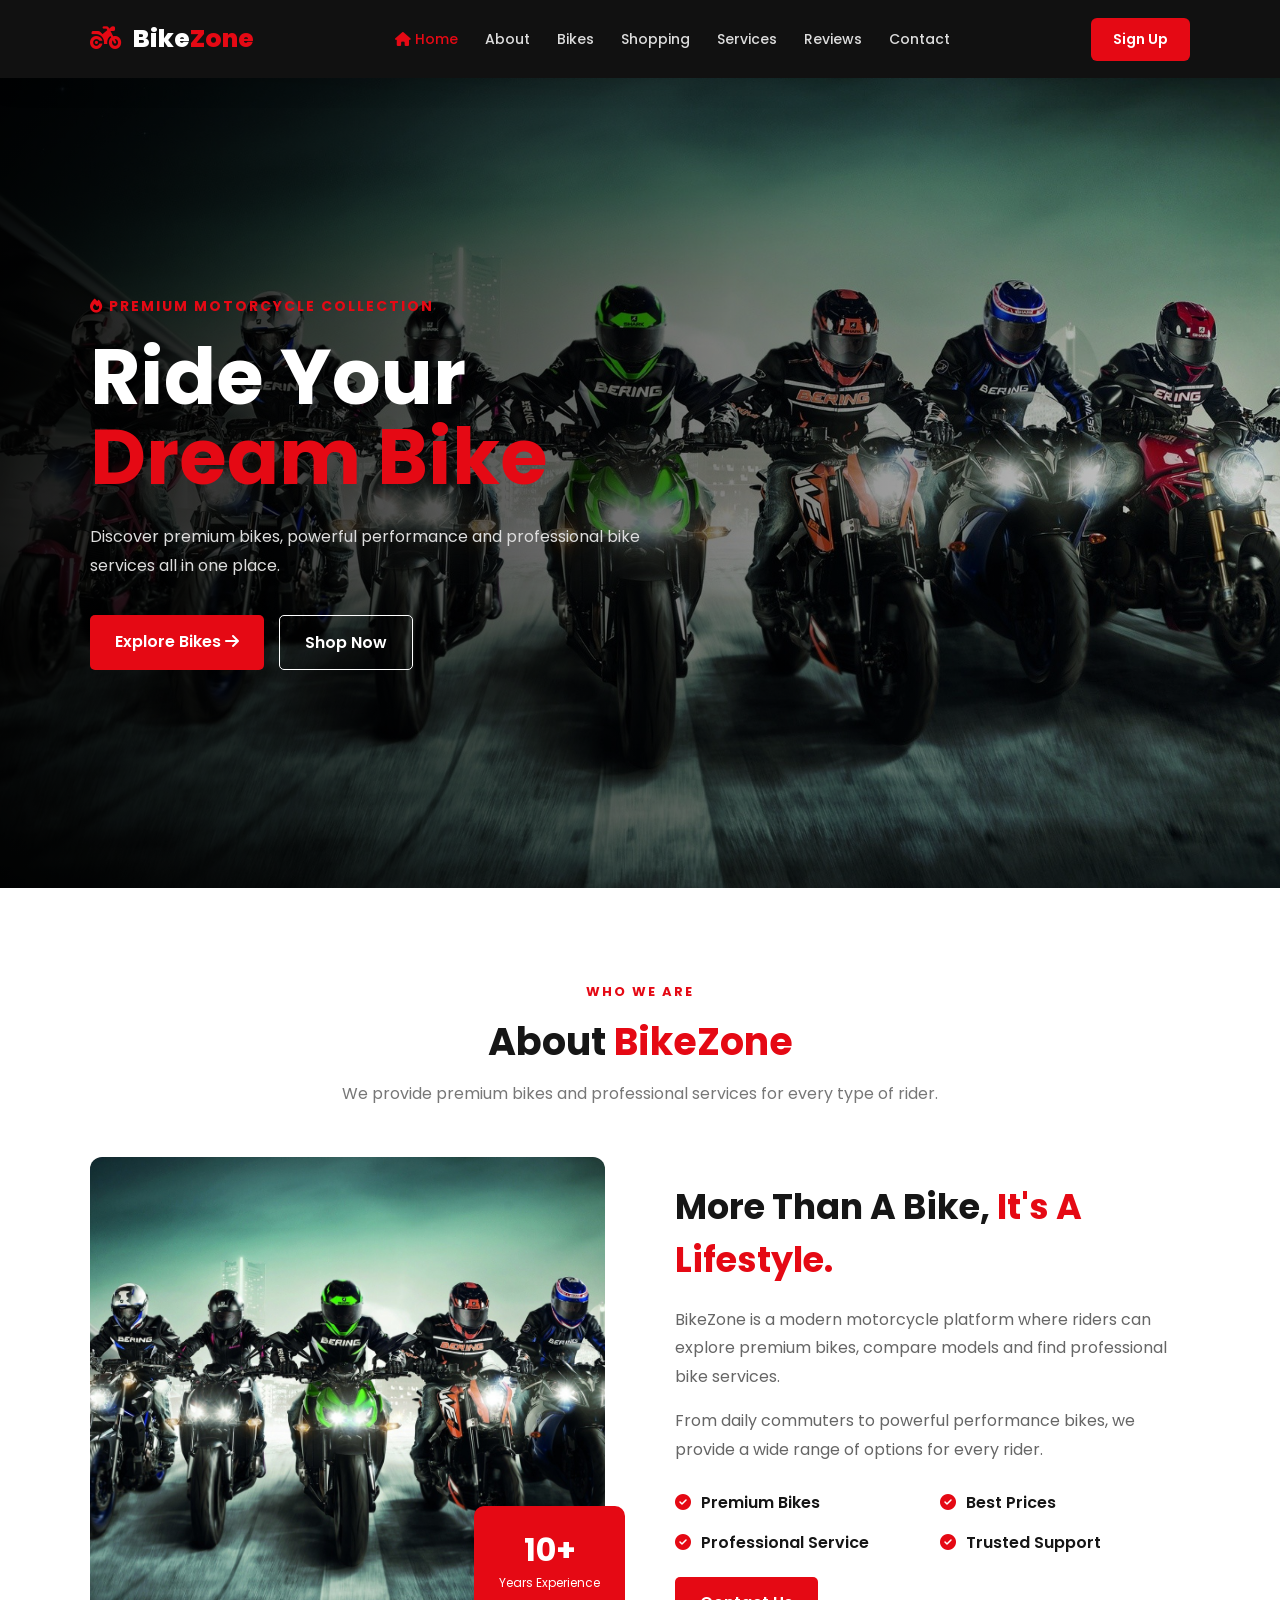
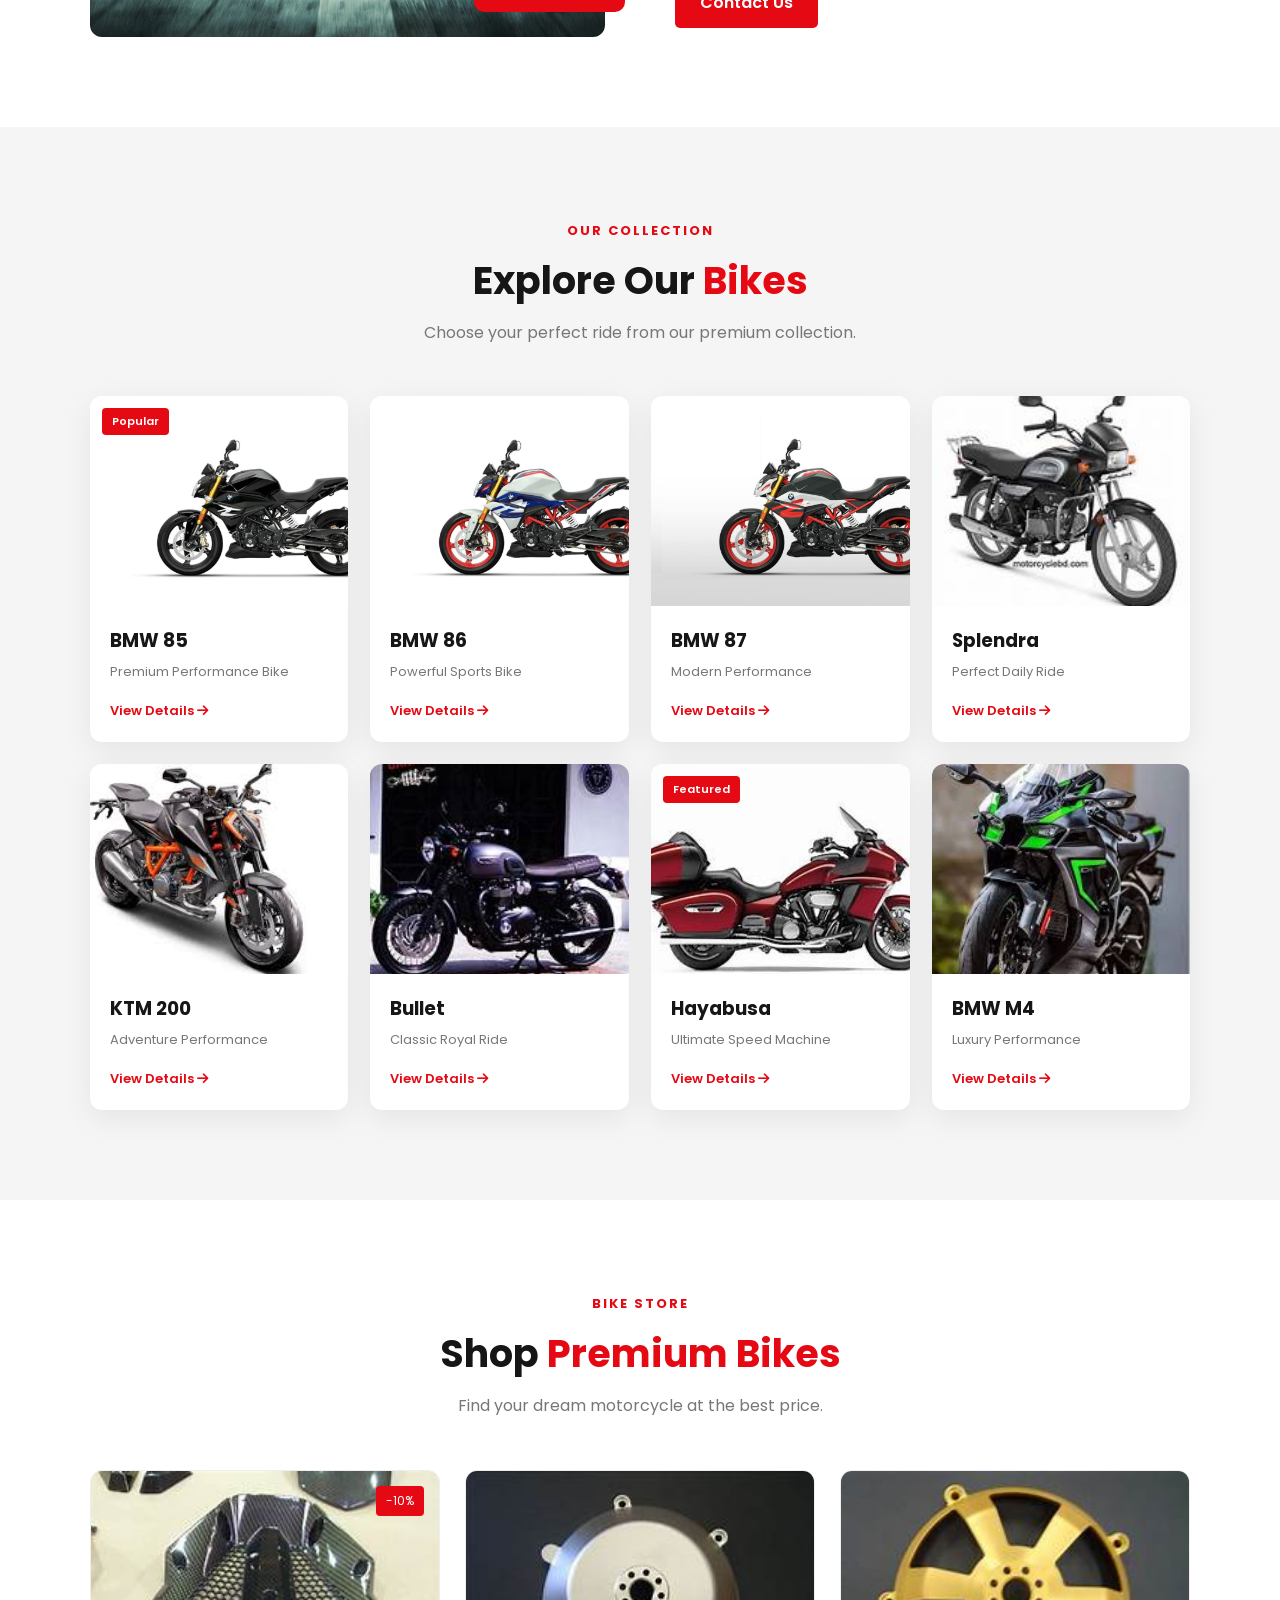
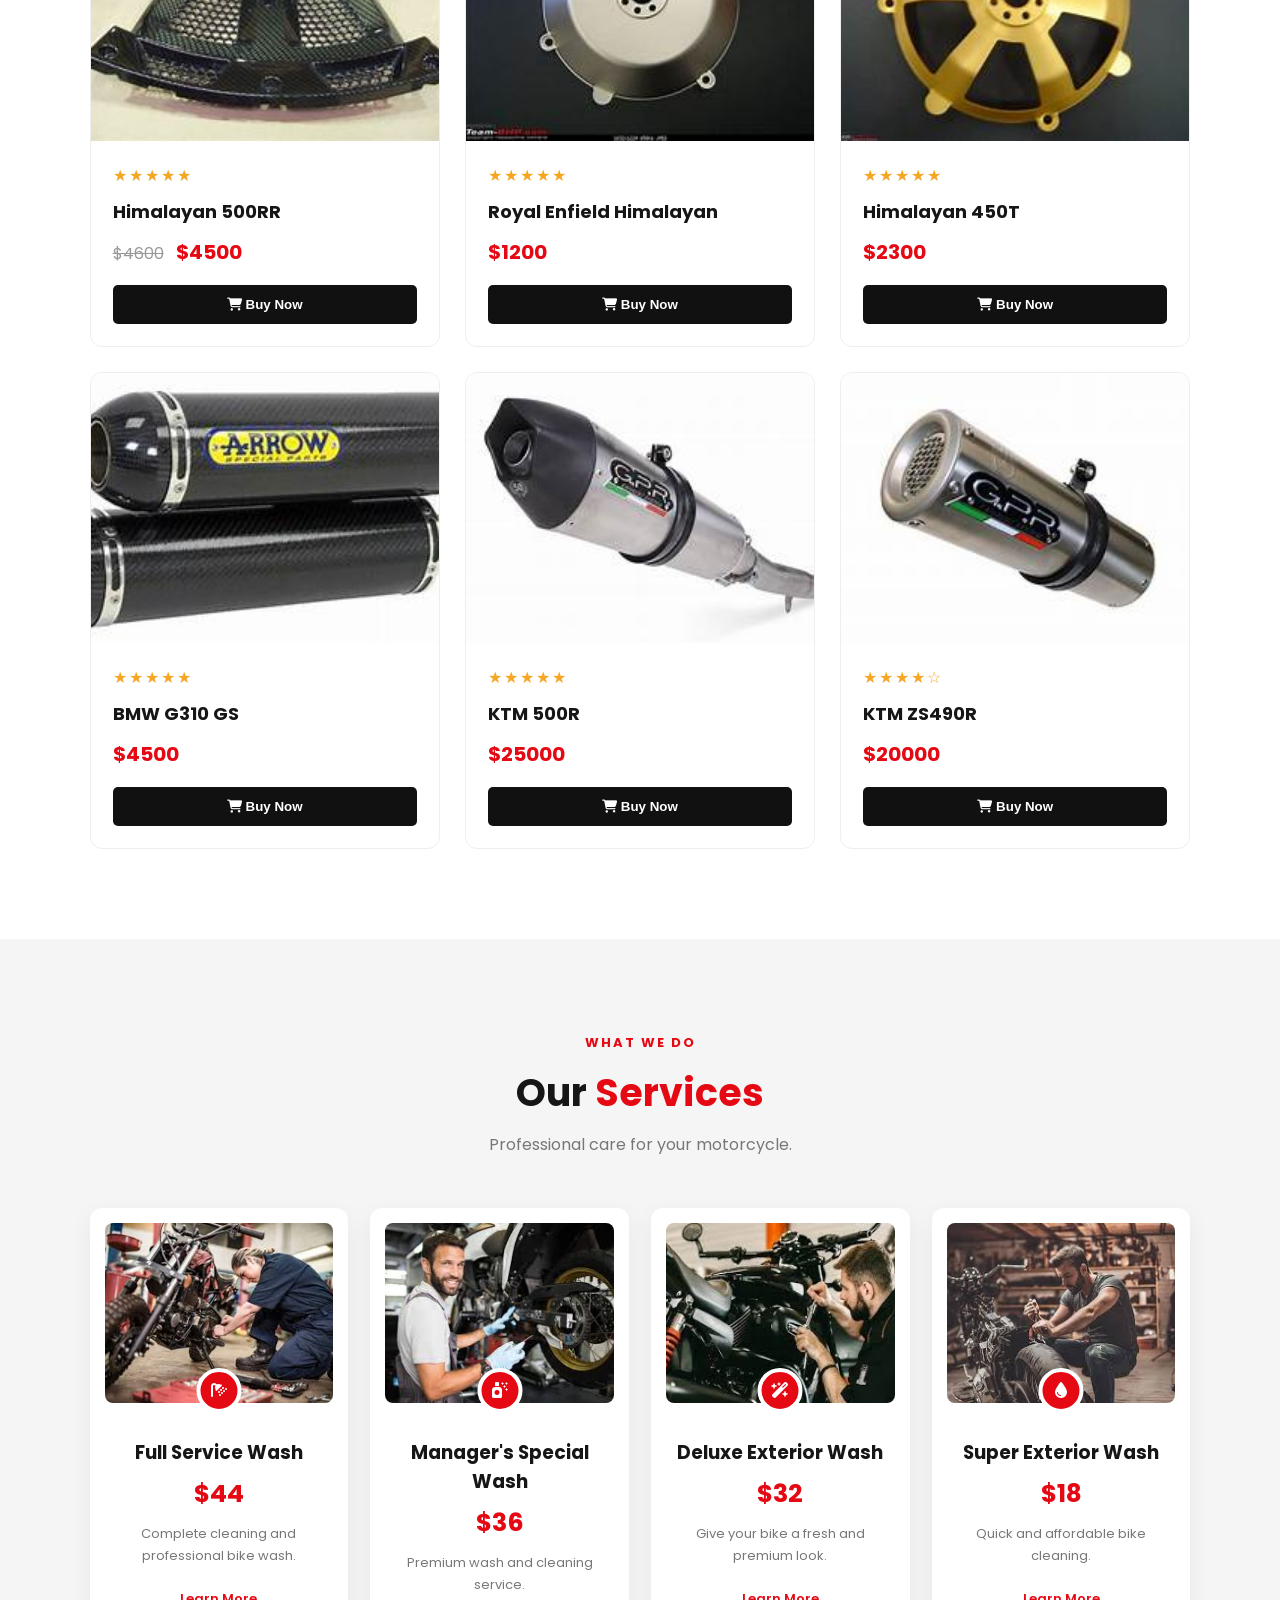
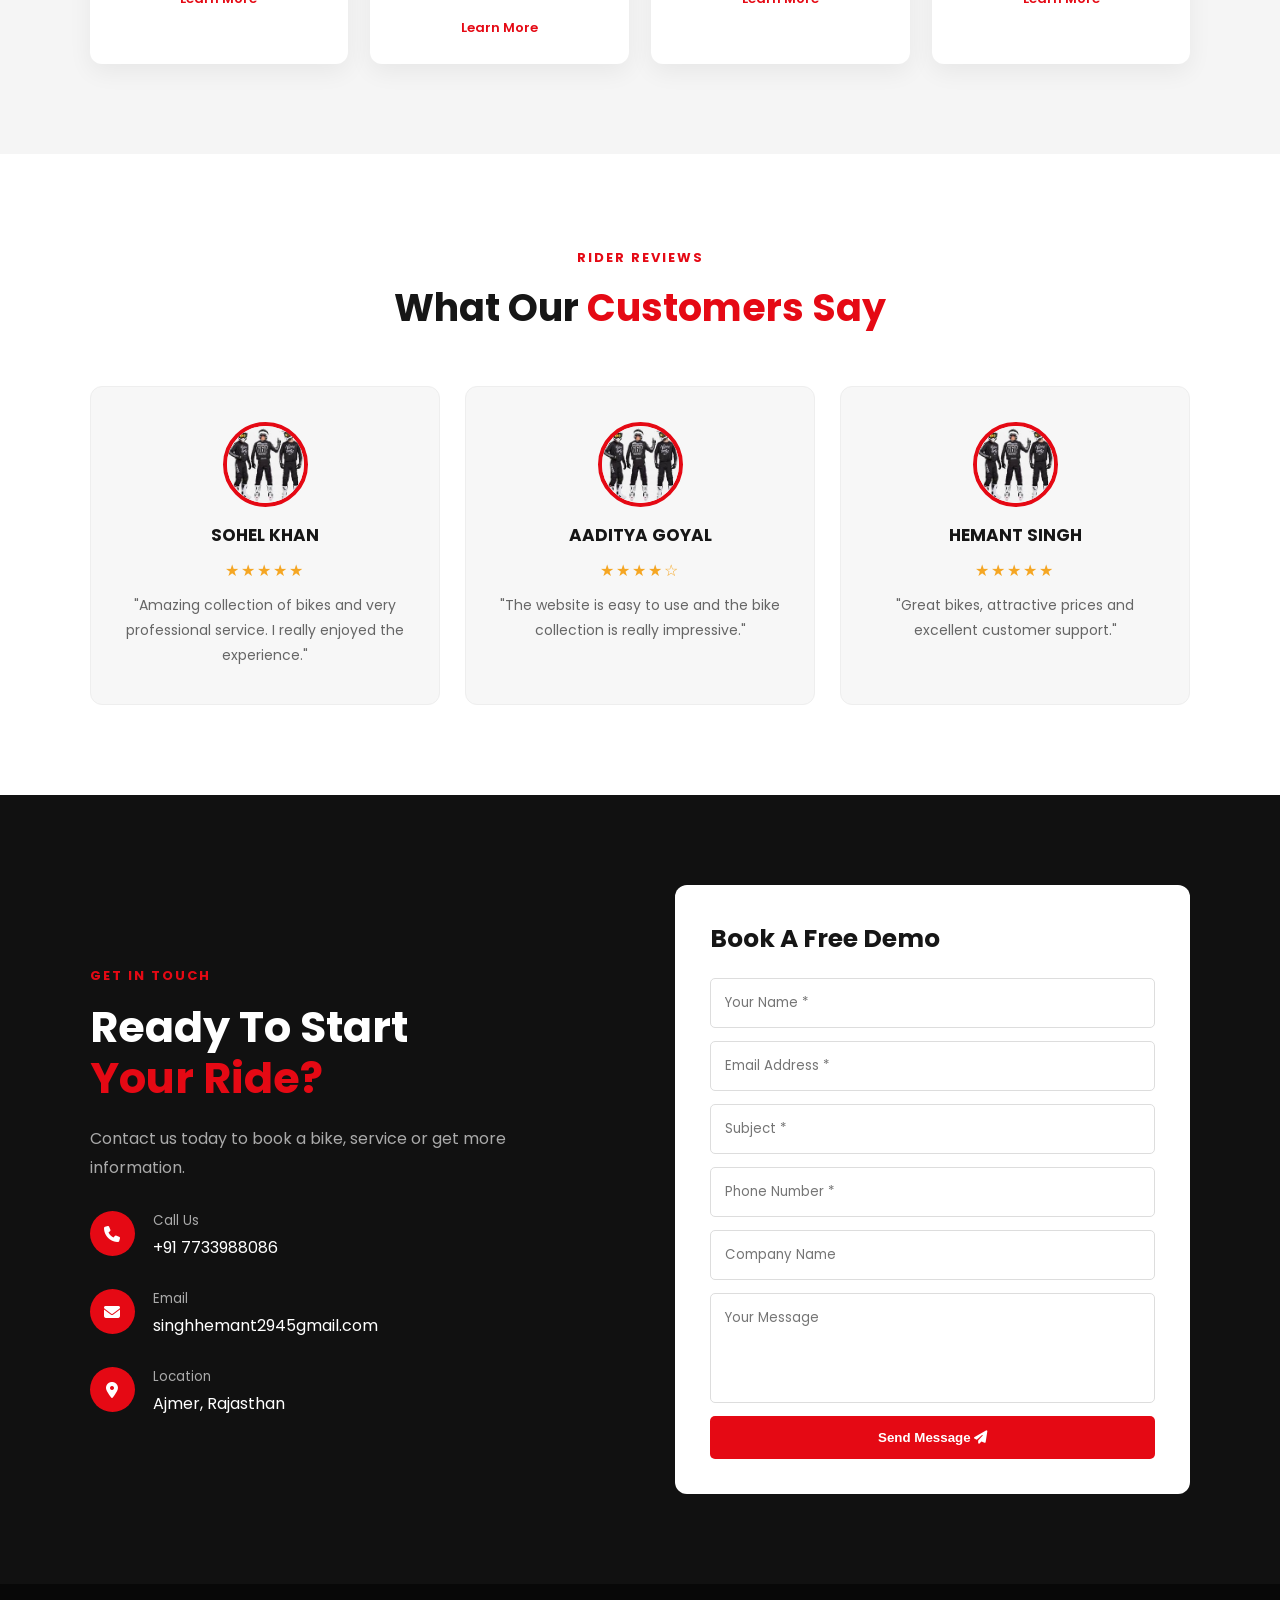
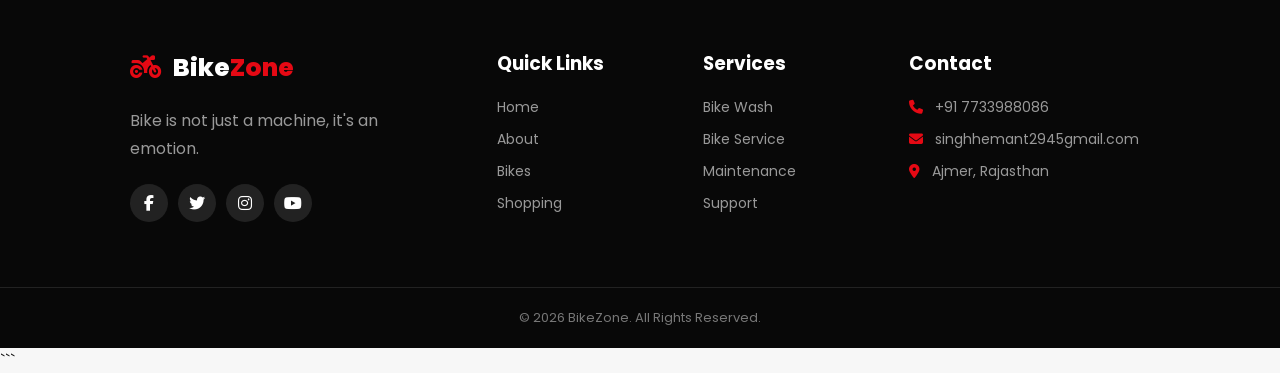
<file: index.html>
<!DOCTYPE html>
<html lang="en">

<head>
    <meta charset="UTF-8">
    <meta name="viewport" content="width=device-width, initial-scale=1.0">

    <title>BikeZone | Premium Bikes</title>

    <link rel="icon" href="image/bg.jpg">

    <!-- Font Awesome -->
    <link rel="stylesheet"
        href="https://cdnjs.cloudflare.com/ajax/libs/font-awesome/6.6.0/css/all.min.css">

    <!-- Google Font -->
    <link rel="preconnect" href="https://fonts.googleapis.com">
    <link rel="preconnect" href="https://fonts.gstatic.com" crossorigin>
    <link
        href="https://fonts.googleapis.com/css2?family=Poppins:wght@300;400;500;600;700;800&display=swap"
        rel="stylesheet">

    <link rel="stylesheet" href="css/index.css">
</head>

<body>

    <!-- ================= NAVBAR ================= -->

    <header class="navbar">

        <a href="#home" class="logo">
            <i class="fa-solid fa-motorcycle"></i>
            Bike<span>Zone</span>
        </a>

        <nav>
            <a href="#home" class="active">
                <i class="fa-solid fa-house"></i> Home
            </a>

            <a href="#about">About</a>
            <a href="#Bikes">Bikes</a>
            <a href="#shooping">Shopping</a>
             <a href="#services">Services</a>
            <a href="#Review">Reviews</a>
            <a href="#contact">Contact</a>
        </nav>

        <a href="#contact" class="signup-btn">
            Sign Up
        </a>

    </header>


    <!-- ================= HERO ================= -->

    <section class="hero" id="home">

        <div class="hero-content">

            <p class="hero-small">
                <i class="fa-solid fa-fire"></i>
                PREMIUM MOTORCYCLE COLLECTION
            </p>

            <h1>
                Ride Your
                <span>Dream Bike</span>
            </h1>

            <p>
                Discover premium bikes, powerful performance and
                professional bike services all in one place.
            </p>

            <div class="hero-buttons">

                <a href="#Bikes" class="primary-btn">
                    Explore Bikes
                    <i class="fa-solid fa-arrow-right"></i>
                </a>

                <a href="#shooping" class="secondary-btn">
                    Shop Now
                </a>

            </div>

        </div>

    </section>


    <!-- ================= ABOUT ================= -->

    <section class="section about" id="about">

        <div class="section-title">

            <span>WHO WE ARE</span>

            <h2>About <b>BikeZone</b></h2>

            <p>
                We provide premium bikes and professional services
                for every type of rider.
            </p>

        </div>

        <div class="about-container">

            <div class="about-image">

                <img src="image/bike19.jpg" alt="Bike">

                <div class="experience">
                    <strong>10+</strong>
                    <small>Years Experience</small>
                </div>

            </div>

            <div class="about-content">

                <h3>
                    More Than A Bike,
                    <span>It's A Lifestyle.</span>
                </h3>

                <p>
                    BikeZone is a modern motorcycle platform where
                    riders can explore premium bikes, compare models
                    and find professional bike services.
                </p>

                <p>
                    From daily commuters to powerful performance bikes,
                    we provide a wide range of options for every rider.
                </p>

                <div class="about-features">

                    <div>
                        <i class="fa-solid fa-circle-check"></i>
                        <span>Premium Bikes</span>
                    </div>

                    <div>
                        <i class="fa-solid fa-circle-check"></i>
                        <span>Best Prices</span>
                    </div>

                    <div>
                        <i class="fa-solid fa-circle-check"></i>
                        <span>Professional Service</span>
                    </div>

                    <div>
                        <i class="fa-solid fa-circle-check"></i>
                        <span>Trusted Support</span>
                    </div>

                </div>

                <a href="#contact" class="primary-btn">
                    Contact Us
                </a>

            </div>

        </div>

    </section>


    <!-- ================= BIKES ================= -->

    <section class="section bikes-section" id="Bikes">

        <div class="section-title">

            <span>OUR COLLECTION</span>

            <h2>Explore Our <b>Bikes</b></h2>

            <p>
                Choose your perfect ride from our premium collection.
            </p>

        </div>

        <div class="bike-grid">

            <div class="bike-card">
                <div class="bike-img">
                    <img src="image/bike1.jpg" alt="BMW 85">
                    <span>Popular</span>
                </div>
                <div class="bike-info">
                    <h3>BMW 85</h3>
                    <p>Premium Performance Bike</p>
                    <a href="#shooping">View Details <i class="fa-solid fa-arrow-right"></i></a>
                </div>
            </div>

            <div class="bike-card">
                <div class="bike-img">
                    <img src="image/bike2.jpg" alt="BMW 86">
                </div>
                <div class="bike-info">
                    <h3>BMW 86</h3>
                    <p>Powerful Sports Bike</p>
                    <a href="#shooping">View Details <i class="fa-solid fa-arrow-right"></i></a>
                </div>
            </div>

            <div class="bike-card">
                <div class="bike-img">
                    <img src="image/bike3.jpg" alt="BMW 87">
                </div>
                <div class="bike-info">
                    <h3>BMW 87</h3>
                    <p>Modern Performance</p>
                    <a href="#shooping">View Details <i class="fa-solid fa-arrow-right"></i></a>
                </div>
            </div>

            <div class="bike-card">
                <div class="bike-img">
                    <img src="image/bike12.jpeg" alt="Splendra">
                </div>
                <div class="bike-info">
                    <h3>Splendra</h3>
                    <p>Perfect Daily Ride</p>
                    <a href="#shooping">View Details <i class="fa-solid fa-arrow-right"></i></a>
                </div>
            </div>

            <div class="bike-card">
                <div class="bike-img">
                    <img src="image/bike11.jpeg" alt="KTM 200">
                </div>
                <div class="bike-info">
                    <h3>KTM 200</h3>
                    <p>Adventure Performance</p>
                    <a href="#shooping">View Details <i class="fa-solid fa-arrow-right"></i></a>
                </div>
            </div>

            <div class="bike-card">
                <div class="bike-img">
                    <img src="image/bike4.jpeg" alt="Bullet">
                </div>
                <div class="bike-info">
                    <h3>Bullet</h3>
                    <p>Classic Royal Ride</p>
                    <a href="#shooping">View Details <i class="fa-solid fa-arrow-right"></i></a>
                </div>
            </div>

            <div class="bike-card">
                <div class="bike-img">
                    <img src="image/jk.jpeg" alt="Hayabusa">
                    <span>Featured</span>
                </div>
                <div class="bike-info">
                    <h3>Hayabusa</h3>
                    <p>Ultimate Speed Machine</p>
                    <a href="#shooping">View Details <i class="fa-solid fa-arrow-right"></i></a>
                </div>
            </div>

            <div class="bike-card">
                <div class="bike-img">
                    <img src="image/bike7.jpeg" alt="BMW M4">
                </div>
                <div class="bike-info">
                    <h3>BMW M4</h3>
                    <p>Luxury Performance</p>
                    <a href="#shooping">View Details <i class="fa-solid fa-arrow-right"></i></a>
                </div>
            </div>

        </div>

    </section>


    <!-- ================= SHOPPING ================= -->

    <section class="section shopping" id="shooping">

        <div class="section-title">

            <span>BIKE STORE</span>

            <h2>Shop <b>Premium Bikes</b></h2>

            <p>
                Find your dream motorcycle at the best price.
            </p>

        </div>

        <div class="product-grid">

            <div class="product-card">

                <div class="product-image">
                    <img src="image/a.jpeg" alt="Himalayan">
                    <span>-10%</span>
                </div>

                <div class="product-info">

                    <div class="rating">
                        ★★★★★
                    </div>

                    <h3>Himalayan 500RR</h3>

                    <p class="price">
                        <del>$4600</del>
                        <strong>$4500</strong>
                    </p>

                    <button>
                        <i class="fa-solid fa-cart-shopping"></i>
                        Buy Now
                    </button>

                </div>

            </div>


            <div class="product-card">

                <div class="product-image">
                    <img src="image/b.jpeg" alt="Royal Enfield">
                </div>

                <div class="product-info">

                    <div class="rating">★★★★★</div>

                    <h3>Royal Enfield Himalayan</h3>

                    <p class="price">
                        <strong>$1200</strong>
                    </p>

                    <button>
                        <i class="fa-solid fa-cart-shopping"></i>
                        Buy Now
                    </button>

                </div>

            </div>


            <div class="product-card">

                <div class="product-image">
                    <img src="image/h.jpeg" alt="Himalayan 450T">
                </div>

                <div class="product-info">

                    <div class="rating">★★★★★</div>

                    <h3>Himalayan 450T</h3>

                    <p class="price">
                        <strong>$2300</strong>
                    </p>

                    <button>
                        <i class="fa-solid fa-cart-shopping"></i>
                        Buy Now
                    </button>

                </div>

            </div>


            <div class="product-card">

                <div class="product-image">
                    <img src="image/d.jpeg" alt="BMW">
                </div>

                <div class="product-info">

                    <div class="rating">★★★★★</div>

                    <h3>BMW G310 GS</h3>

                    <p class="price">
                        <strong>$4500</strong>
                    </p>

                    <button>
                        <i class="fa-solid fa-cart-shopping"></i>
                        Buy Now
                    </button>

                </div>

            </div>


            <div class="product-card">

                <div class="product-image">
                    <img src="image/e.jpeg" alt="KTM">
                </div>

                <div class="product-info">

                    <div class="rating">★★★★★</div>

                    <h3>KTM 500R</h3>

                    <p class="price">
                        <strong>$25000</strong>
                    </p>

                    <button>
                        <i class="fa-solid fa-cart-shopping"></i>
                        Buy Now
                    </button>

                </div>

            </div>


            <div class="product-card">

                <div class="product-image">
                    <img src="image/f.jpeg" alt="KTM ZS490R">
                </div>

                <div class="product-info">

                    <div class="rating">★★★★☆</div>

                    <h3>KTM ZS490R</h3>

                    <p class="price">
                        <strong>$20000</strong>
                    </p>

                    <button>
                        <i class="fa-solid fa-cart-shopping"></i>
                        Buy Now
                    </button>

                </div>

            </div>

        </div>

    </section>


    <!-- ================= SERVICES ================= -->

    <section class="section services" id="services">

        <div class="section-title">

            <span>WHAT WE DO</span>

            <h2>Our <b>Services</b></h2>

            <p>
                Professional care for your motorcycle.
            </p>

        </div>

        <div class="service-grid">

            <div class="service-card">

                <div class="service-icon">
                    <i class="fa-solid fa-shower"></i>
                </div>

                <img src="image/h1.jpeg" alt="Service">

                <h3>Full Service Wash</h3>

                <div class="service-price">$44</div>

                <p>
                    Complete cleaning and professional bike wash.
                </p>

                <a href="#contact">Learn More</a>

            </div>


            <div class="service-card">

                <div class="service-icon">
                    <i class="fa-solid fa-spray-can-sparkles"></i>
                </div>

                <img src="image/h2.jpeg" alt="Service">

                <h3>Manager's Special Wash</h3>

                <div class="service-price">$36</div>

                <p>
                    Premium wash and cleaning service.
                </p>

                <a href="#contact">Learn More</a>

            </div>


            <div class="service-card">

                <div class="service-icon">
                    <i class="fa-solid fa-wand-magic-sparkles"></i>
                </div>

                <img src="image/h3.jpeg" alt="Service">

                <h3>Deluxe Exterior Wash</h3>

                <div class="service-price">$32</div>

                <p>
                    Give your bike a fresh and premium look.
                </p>

                <a href="#contact">Learn More</a>

            </div>


            <div class="service-card">

                <div class="service-icon">
                    <i class="fa-solid fa-droplet"></i>
                </div>

                <img src="image/h4.jpeg" alt="Service">

                <h3>Super Exterior Wash</h3>

                <div class="service-price">$18</div>

                <p>
                    Quick and affordable bike cleaning.
                </p>

                <a href="#contact">Learn More</a>

            </div>

        </div>

    </section>


    <!-- ================= REVIEWS ================= -->

    <section class="section reviews" id="Review">

        <div class="section-title">

            <span>RIDER REVIEWS</span>

            <h2>What Our <b>Customers Say</b></h2>

        </div>

        <div class="review-grid">

            <div class="review-card">

                <img src="image/gf.jpeg" alt="Customer">

                <h3>Sohel Khan</h3>

                <div class="rating">★★★★★</div>

                <p>
                    "Amazing collection of bikes and very professional
                    service. I really enjoyed the experience."
                </p>

            </div>


            <div class="review-card">

                <img src="image/gf.jpeg" alt="Customer">

                <h3>Aaditya Goyal</h3>

                <div class="rating">★★★★☆</div>

                <p>
                    "The website is easy to use and the bike collection
                    is really impressive."
                </p>

            </div>


            <div class="review-card">

                <img src="image/gf.jpeg" alt="Customer">

                <h3>Hemant Singh</h3>

                <div class="rating">★★★★★</div>

                <p>
                    "Great bikes, attractive prices and excellent
                    customer support."
                </p>

            </div>

        </div>

    </section>


    <!-- ================= CONTACT ================= -->

    <section class="contact" id="contact">

        <div class="contact-container">

            <div class="contact-info">

                <span>GET IN TOUCH</span>

                <h2>
                    Ready To Start
                    <strong>Your Ride?</strong>
                </h2>

                <p>
                    Contact us today to book a bike, service or
                    get more information.
                </p>

                <div class="contact-item">
                    <i class="fa-solid fa-phone"></i>
                    <div>
                        <small>Call Us</small>
                        <p>+91 7733988086</p>
                    </div>
                </div>

                <div class="contact-item">
                    <i class="fa-solid fa-envelope"></i>
                    <div>
                        <small>Email</small>
                        <p>singhhemant2945gmail.com</p>
                    </div>
                </div>

                <div class="contact-item">
                    <i class="fa-solid fa-location-dot"></i>
                    <div>
                        <small>Location</small>
                        <p>Ajmer, Rajasthan</p>
                    </div>
                </div>

            </div>


            <div class="contact-form">

                <h3>Book A Free Demo</h3>

                <form>

                    <input type="text"
                        placeholder="Your Name *"
                        required>

                    <input type="email"
                        placeholder="Email Address *"
                        required>

                    <input type="text"
                        placeholder="Subject *"
                        required>

                    <input type="tel"
                        placeholder="Phone Number *"
                        required>

                    <input type="text"
                        placeholder="Company Name">

                    <textarea
                        placeholder="Your Message"></textarea>

                    <button type="submit">
                        Send Message
                        <i class="fa-solid fa-paper-plane"></i>
                    </button>

                </form>

            </div>

        </div>

    </section>


    <!-- ================= FOOTER ================= -->

    <footer>

        <div class="footer-container">

            <div class="footer-about">

                <a href="#home" class="logo">
                    <i class="fa-solid fa-motorcycle"></i>
                    Bike<span>Zone</span>
                </a>

                <p>
                    Bike is not just a machine,
                    it's an emotion.
                </p>

                <div class="social-icons">

                    <a href="#"><i class="fa-brands fa-facebook-f"></i></a>

                    <a href="#"><i class="fa-brands fa-twitter"></i></a>

                    <a href="#"><i class="fa-brands fa-instagram"></i></a>

                    <a href="#"><i class="fa-brands fa-youtube"></i></a>

                </div>

            </div>


            <div class="footer-links">

                <h3>Quick Links</h3>

                <a href="#home">Home</a>
                <a href="#about">About</a>
                <a href="#Bikes">Bikes</a>
                <a href="#shooping">Shopping</a>

            </div>


            <div class="footer-links">

                <h3>Services</h3>

                <a href="#services">Bike Wash</a>
                <a href="#services">Bike Service</a>
                <a href="#services">Maintenance</a>
                <a href="#contact">Support</a>

            </div>


            <div class="footer-links">

                <h3>Contact</h3>

                <p>
                    <i class="fa-solid fa-phone"></i>
                    +91 7733988086
                </p>

                <p>
                    <i class="fa-solid fa-envelope"></i>
                    singhhemant2945gmail.com
                </p>

                <p>
                    <i class="fa-solid fa-location-dot"></i>
                    Ajmer, Rajasthan
                </p>

            </div>

        </div>


        <div class="copyright">

            <p>
                © 2026 BikeZone. All Rights Reserved.
            </p>

        </div>

    </footer>

</body>

</html>
```
</file>
<file: css/index.css>
* {
    margin: 0;
    padding: 0;
    box-sizing: border-box;
}

html {
    scroll-behavior: smooth;
    scroll-padding-top: 80px;
}

body {
    font-family: "Poppins", sans-serif;
    background: #f7f7f7;
    color: #161616;
}

a {
    text-decoration: none;
}

img {
    max-width: 100%;
    display: block;
}

.section {
    padding: 90px 7%;
}


/* =========================
   NAVBAR
========================= */

.navbar {
    position: sticky;
    top: 0;
    z-index: 1000;

    height: 78px;
    padding: 0 7%;

    display: flex;
    align-items: center;
    justify-content: space-between;

    background: #111;
    box-shadow: 0 5px 25px rgba(0, 0, 0, .15);
}

.logo {
    color: white;
    font-size: 25px;
    font-weight: 800;
}

.logo i {
    color: #e50914;
    margin-right: 7px;
}

.logo span {
    color: #e50914;
}

.navbar nav {
    display: flex;
    gap: 27px;
}

.navbar nav a {
    color: #ddd;
    font-size: 14px;
    font-weight: 500;
    transition: .3s;
}

.navbar nav a:hover,
.navbar nav a.active {
    color: #e50914;
}

.signup-btn {
    background: #e50914;
    color: white;
    padding: 11px 22px;
    border-radius: 6px;
    font-size: 14px;
    font-weight: 600;
    transition: .3s;
}

.signup-btn:hover {
    background: white;
    color: #e50914;
}


/* =========================
   HERO
========================= */

.hero {
    min-height: 90vh;

    display: flex;
    align-items: center;

    padding: 80px 7%;

    background:
        linear-gradient(90deg,
            rgba(0, 0, 0, .9),
            rgba(0, 0, 0, .55),
            rgba(0, 0, 0, .15)),
        url("../image/bike19.jpg");

    background-size: cover;
    background-position: center;
}

.hero-content {
    max-width: 650px;
    color: white;
}

.hero-small {
    color: #e50914;
    font-size: 14px;
    font-weight: 700;
    letter-spacing: 2px;
    margin-bottom: 20px;
}

.hero h1 {
    font-size: clamp(45px, 6vw, 78px);
    line-height: 1.05;
    margin-bottom: 25px;
}

.hero h1 span {
    color: #e50914;
    display: block;
}

.hero-content > p:not(.hero-small) {
    color: #ddd;
    line-height: 1.8;
    max-width: 570px;
}

.hero-buttons {
    display: flex;
    gap: 15px;
    margin-top: 35px;
}

.primary-btn,
.secondary-btn {
    padding: 14px 25px;
    border-radius: 5px;
    font-weight: 600;
    transition: .3s;
}

.primary-btn {
    background: #e50914;
    color: white;
}

.primary-btn:hover {
    background: #b90710;
    transform: translateY(-3px);
}

.secondary-btn {
    border: 1px solid white;
    color: white;
}

.secondary-btn:hover {
    background: white;
    color: #111;
}


/* =========================
   SECTION TITLE
========================= */

.section-title {
    text-align: center;
    max-width: 650px;
    margin: 0 auto 50px;
}

.section-title span,
.contact-info > span {
    color: #e50914;
    font-size: 13px;
    font-weight: 700;
    letter-spacing: 2px;
}

.section-title h2 {
    font-size: 38px;
    margin: 10px 0;
}

.section-title h2 b {
    color: #e50914;
}

.section-title p {
    color: #777;
    line-height: 1.7;
}


/* =========================
   ABOUT
========================= */

.about {
    background: white;
}

.about-container {
    max-width: 1200px;
    margin: auto;

    display: grid;
    grid-template-columns: 1fr 1fr;
    gap: 70px;
    align-items: center;
}

.about-image {
    position: relative;
}

.about-image img {
    width: 100%;
    height: 480px;
    object-fit: cover;
    border-radius: 12px;
}

.experience {
    position: absolute;
    right: -20px;
    bottom: 25px;

    background: #e50914;
    color: white;

    padding: 20px 25px;
    border-radius: 10px;

    display: flex;
    flex-direction: column;
    text-align: center;
}

.experience strong {
    font-size: 32px;
}

.experience small {
    font-size: 12px;
}

.about-content h3 {
    font-size: 35px;
    margin-bottom: 20px;
}

.about-content h3 span {
    color: #e50914;
}

.about-content p {
    color: #666;
    line-height: 1.8;
    margin-bottom: 15px;
}

.about-features {
    display: grid;
    grid-template-columns: 1fr 1fr;
    gap: 15px;
    margin: 25px 0 35px;
}

.about-features div {
    display: flex;
    align-items: center;
    gap: 10px;
    font-weight: 600;
}

.about-features i {
    color: #e50914;
}


/* =========================
   BIKES
========================= */

.bikes-section {
    background: #f5f5f5;
}

.bike-grid {
    max-width: 1250px;
    margin: auto;

    display: grid;
    grid-template-columns: repeat(4, 1fr);
    gap: 22px;
}

.bike-card {
    background: white;
    border-radius: 12px;
    overflow: hidden;
    box-shadow: 0 8px 30px rgba(0, 0, 0, .07);
    transition: .3s;
}

.bike-card:hover {
    transform: translateY(-8px);
    box-shadow: 0 15px 35px rgba(0, 0, 0, .14);
}

.bike-img {
    height: 210px;
    position: relative;
    overflow: hidden;
}

.bike-img img {
    width: 100%;
    height: 100%;
    object-fit: cover;
    transition: .5s;
}

.bike-card:hover .bike-img img {
    transform: scale(1.08);
}

.bike-img span {
    position: absolute;
    top: 12px;
    left: 12px;

    background: #e50914;
    color: white;

    padding: 5px 10px;
    border-radius: 4px;

    font-size: 11px;
    font-weight: 600;
}

.bike-info {
    padding: 20px;
}

.bike-info h3 {
    margin-bottom: 7px;
}

.bike-info p {
    color: #777;
    font-size: 13px;
    margin-bottom: 15px;
}

.bike-info a {
    color: #e50914;
    font-size: 13px;
    font-weight: 600;
}


/* =========================
   SHOPPING
========================= */

.shopping {
    background: white;
}

.product-grid {
    max-width: 1200px;
    margin: auto;

    display: grid;
    grid-template-columns: repeat(3, 1fr);
    gap: 25px;
}

.product-card {
    background: #fff;
    border: 1px solid #eee;
    border-radius: 12px;
    overflow: hidden;
    transition: .3s;
}

.product-card:hover {
    transform: translateY(-7px);
    box-shadow: 0 15px 35px rgba(0, 0, 0, .1);
}

.product-image {
    height: 270px;
    position: relative;
    background: #f5f5f5;
    overflow: hidden;
}

.product-image img {
    width: 100%;
    height: 100%;
    object-fit: cover;
    transition: .5s;
}

.product-card:hover .product-image img {
    transform: scale(1.06);
}

.product-image span {
    position: absolute;
    top: 15px;
    right: 15px;

    background: #e50914;
    color: white;

    padding: 6px 10px;
    border-radius: 4px;

    font-size: 12px;
}

.product-info {
    padding: 22px;
}

.rating {
    color: #f5a623;
    letter-spacing: 2px;
    margin-bottom: 10px;
}

.product-info h3 {
    font-size: 18px;
    margin-bottom: 12px;
}

.price {
    margin-bottom: 18px;
}

.price del {
    color: #999;
    margin-right: 8px;
}

.price strong {
    color: #e50914;
    font-size: 20px;
}

.product-info button {
    width: 100%;
    border: 0;
    background: #111;
    color: white;
    padding: 12px;
    border-radius: 5px;
    font-weight: 600;
    cursor: pointer;
    transition: .3s;
}

.product-info button:hover {
    background: #e50914;
}


/* =========================
   SERVICES
========================= */

.services {
    background: #f5f5f5;
}

.service-grid {
    max-width: 1200px;
    margin: auto;

    display: grid;
    grid-template-columns: repeat(4, 1fr);
    gap: 22px;
}

.service-card {
    background: white;
    padding: 15px 15px 25px;
    border-radius: 12px;
    text-align: center;
    position: relative;

    box-shadow: 0 8px 25px rgba(0, 0, 0, .06);
    transition: .3s;
}

.service-card:hover {
    transform: translateY(-8px);
}

.service-card img {
    width: 100%;
    height: 180px;
    object-fit: cover;
    border-radius: 8px;
}

.service-icon {
    position: absolute;
    top: 160px;
    left: 50%;
    transform: translateX(-50%);

    width: 45px;
    height: 45px;

    display: grid;
    place-items: center;

    background: #e50914;
    color: white;
    border-radius: 50%;

    border: 4px solid white;
}

.service-card h3 {
    margin: 35px 0 8px;
}

.service-price {
    color: #e50914;
    font-size: 25px;
    font-weight: 700;
}

.service-card p {
    color: #777;
    font-size: 13px;
    line-height: 1.7;
    margin: 10px 0 18px;
}

.service-card > a {
    color: #e50914;
    font-weight: 600;
    font-size: 13px;
}


/* =========================
   REVIEWS
========================= */

.reviews {
    background: white;
}

.review-grid {
    max-width: 1100px;
    margin: auto;

    display: grid;
    grid-template-columns: repeat(3, 1fr);
    gap: 25px;
}

.review-card {
    background: #f7f7f7;
    padding: 35px 25px;
    text-align: center;
    border-radius: 12px;
    border: 1px solid #eee;
}

.review-card img {
    width: 85px;
    height: 85px;
    border-radius: 50%;
    object-fit: cover;
    margin: 0 auto 15px;
    border: 4px solid #e50914;
}

.review-card h3 {
    text-transform: uppercase;
    font-size: 17px;
}

.review-card .rating {
    margin: 10px 0;
}

.review-card p {
    color: #666;
    font-size: 14px;
    line-height: 1.8;
}


/* =========================
   CONTACT
========================= */

.contact {
    padding: 90px 7%;
    background: #111;
}

.contact-container {
    max-width: 1200px;
    margin: auto;

    display: grid;
    grid-template-columns: 1fr 1fr;
    gap: 70px;
    align-items: center;
}

.contact-info {
    color: white;
}

.contact-info h2 {
    font-size: 43px;
    line-height: 1.2;
    margin: 15px 0 20px;
}

.contact-info h2 strong {
    color: #e50914;
    display: block;
}

.contact-info > p {
    color: #aaa;
    line-height: 1.8;
    max-width: 500px;
}

.contact-item {
    display: flex;
    align-items: center;
    gap: 18px;
    margin-top: 25px;
}

.contact-item > i {
    width: 45px;
    height: 45px;

    display: grid;
    place-items: center;

    background: #e50914;
    border-radius: 50%;
}

.contact-item small {
    color: #aaa;
}

.contact-item p {
    margin-top: 3px;
}

.contact-form {
    background: white;
    padding: 35px;
    border-radius: 12px;
}

.contact-form h3 {
    font-size: 25px;
    margin-bottom: 20px;
}

.contact-form form {
    display: grid;
    gap: 13px;
}

.contact-form input,
.contact-form textarea {
    width: 100%;
    padding: 14px;
    border: 1px solid #ddd;
    outline: none;
    border-radius: 5px;
    font-family: inherit;
}

.contact-form textarea {
    height: 110px;
    resize: none;
}

.contact-form input:focus,
.contact-form textarea:focus {
    border-color: #e50914;
}

.contact-form button {
    background: #e50914;
    color: white;
    border: 0;
    padding: 14px;
    border-radius: 5px;
    font-weight: 600;
    cursor: pointer;
    transition: .3s;
}

.contact-form button:hover {
    background: #111;
}


/* =========================
   FOOTER
========================= */

footer {
    background: #080808;
    color: white;
}

.footer-container {
    max-width: 1200px;
    margin: auto;
    padding: 65px 7%;

    display: grid;
    grid-template-columns: 2fr 1fr 1fr 1.5fr;
    gap: 45px;
}

.footer-about p {
    color: #999;
    line-height: 1.8;
    margin: 20px 0;
    max-width: 280px;
}

.social-icons {
    display: flex;
    gap: 10px;
}

.social-icons a {
    width: 38px;
    height: 38px;

    display: grid;
    place-items: center;

    background: #222;
    color: white;
    border-radius: 50%;

    transition: .3s;
}

.social-icons a:hover {
    background: #e50914;
}

.footer-links {
    display: flex;
    flex-direction: column;
    gap: 11px;
}

.footer-links h3 {
    margin-bottom: 8px;
}

.footer-links a,
.footer-links p {
    color: #999;
    font-size: 14px;
    transition: .3s;
}

.footer-links a:hover {
    color: #e50914;
}

.footer-links p i {
    color: #e50914;
    margin-right: 8px;
}

.copyright {
    border-top: 1px solid #222;
    padding: 20px;
    text-align: center;
    color: #777;
    font-size: 13px;
}


/* =========================
   RESPONSIVE
========================= */

@media (max-width: 1100px) {

    .navbar nav {
        gap: 15px;
    }

    .navbar nav a {
        font-size: 12px;
    }

    .bike-grid {
        grid-template-columns: repeat(3, 1fr);
    }

    .service-grid {
        grid-template-columns: repeat(2, 1fr);
    }

}


@media (max-width: 850px) {

    .navbar {
        height: auto;
        padding: 18px 5%;
        flex-wrap: wrap;
        gap: 15px;
    }

    .navbar nav {
        order: 3;
        width: 100%;
        justify-content: center;
        flex-wrap: wrap;
    }

    .hero {
        min-height: 75vh;
    }

    .about-container,
    .contact-container {
        grid-template-columns: 1fr;
    }

    .product-grid {
        grid-template-columns: repeat(2, 1fr);
    }

    .review-grid {
        grid-template-columns: 1fr;
    }

    .footer-container {
        grid-template-columns: 1fr 1fr;
    }

}


@media (max-width: 600px) {

    .section {
        padding: 65px 5%;
    }

    .navbar {
        position: relative;
    }

    .signup-btn {
        display: none;
    }

    .navbar nav {
        gap: 10px;
    }

    .navbar nav a {
        font-size: 11px;
    }

    .hero {
        min-height: 70vh;
        padding: 60px 5%;
    }

    .hero h1 {
        font-size: 45px;
    }

    .hero-buttons {
        flex-direction: column;
        align-items: flex-start;
    }

    .section-title h2 {
        font-size: 30px;
    }

    .about-container {
        gap: 40px;
    }

    .about-image img {
        height: 330px;
    }

    .about-features {
        grid-template-columns: 1fr;
    }

    .bike-grid,
    .product-grid,
    .service-grid {
        grid-template-columns: 1fr;
    }

    .contact {
        padding: 65px 5%;
    }

    .contact-info h2 {
        font-size: 35px;
    }

    .contact-form {
        padding: 22px;
    }

    .footer-container {
        grid-template-columns: 1fr;
    }

}
</file>
